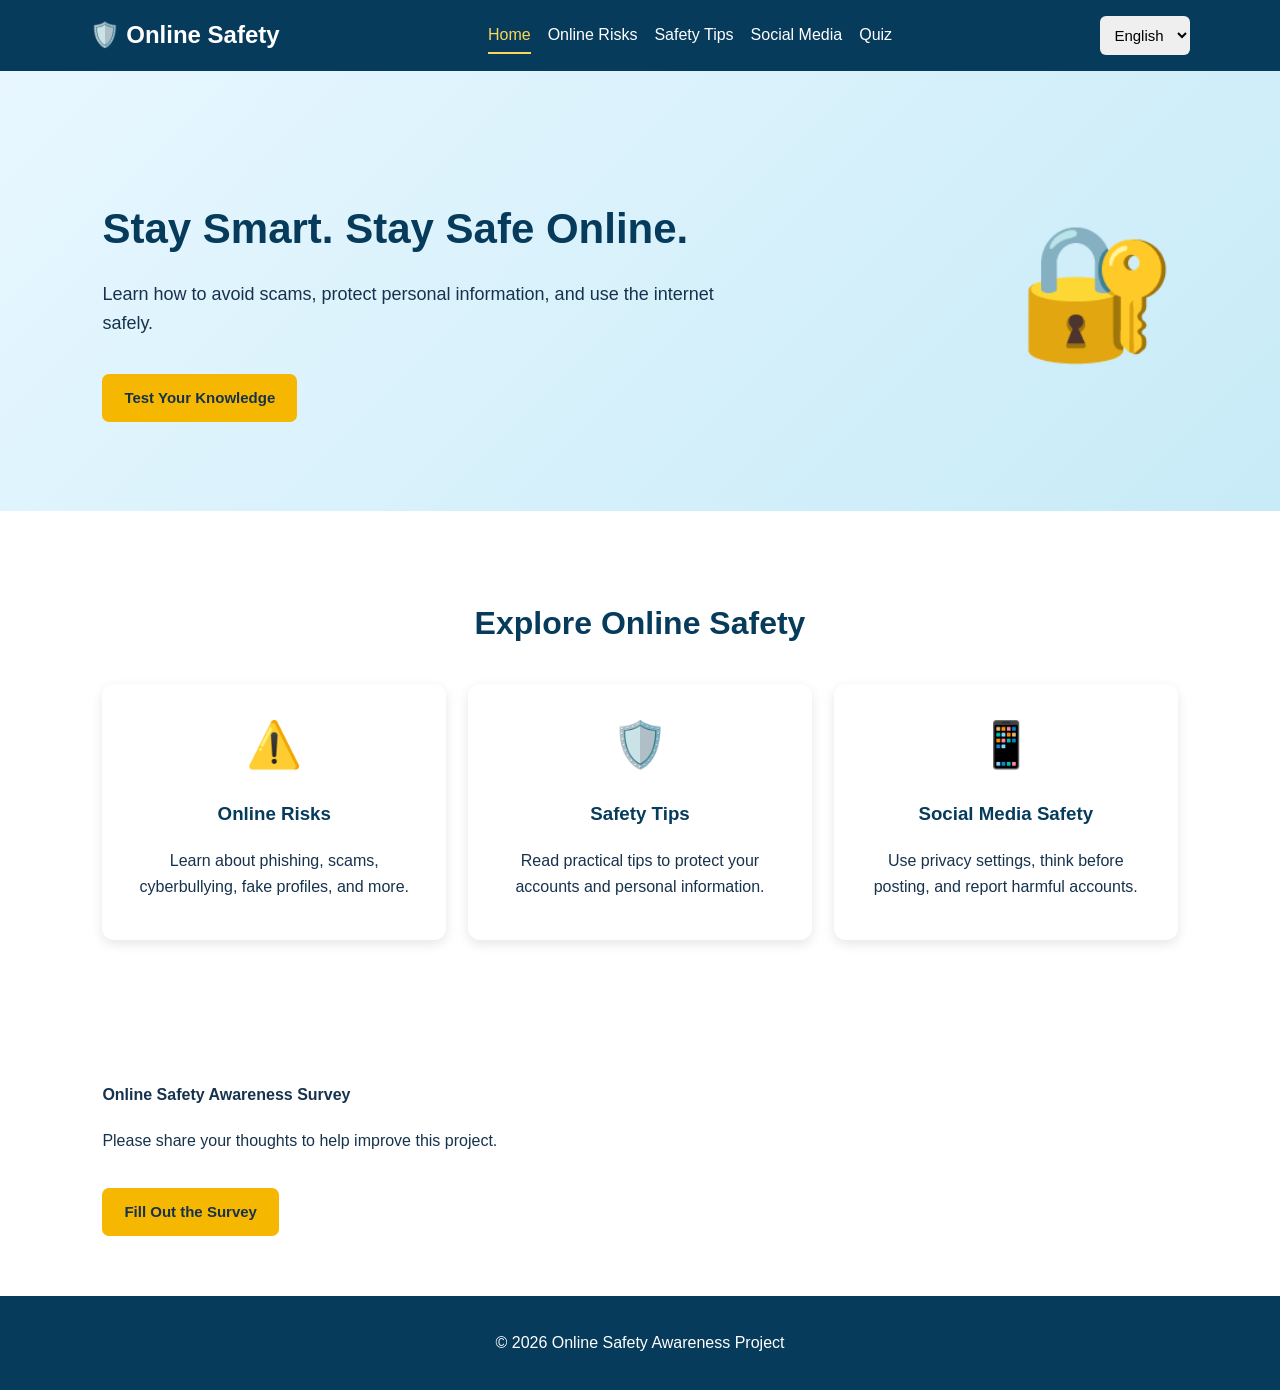
<file: index.html>
<!DOCTYPE html>
<html lang="en">
<head>
  <meta charset="UTF-8">
  <meta name="viewport" content="width=device-width, initial-scale=1.0">
  <title>Online Safety Awareness</title>
  <link rel="stylesheet" href="style.css">
</head>
<body>
  <header>
    <div class="logo">🛡️ Online Safety</div>
    <nav>
      <a href="index.html" class="active" data-en="Home" data-hi="होम" data-mr="मुख्यपृष्ठ">Home</a>
      <a href="risks.html" data-en="Online Risks" data-hi="ऑनलाइन जोखिम" data-mr="ऑनलाइन धोके">Online Risks</a>
      <a href="tips.html" data-en="Safety Tips" data-hi="सुरक्षा सुझाव" data-mr="सुरक्षा टिप्स">Safety Tips</a>
      <a href="social.html" data-en="Social Media" data-hi="सोशल मीडिया" data-mr="सोशल मीडिया">Social Media</a>
      <a href="quiz.html" data-en="Quiz" data-hi="क्विज़" data-mr="क्विझ">Quiz</a>
    </nav>
    <select id="languageSelect">
      <option value="en">English</option>
      <option value="hi">हिंदी</option>
      <option value="mr">मराठी</option>
    </select>
  </header>

  <main>
    <section class="hero">
      <div>
        <h1 data-en="Stay Smart. Stay Safe Online."
            data-hi="स्मार्ट बनें। ऑनलाइन सुरक्षित रहें।"
            data-mr="स्मार्ट रहा. ऑनलाइन सुरक्षित रहा.">
          Stay Smart. Stay Safe Online.
        </h1>

        <p data-en="Learn how to avoid scams, protect personal information, and use the internet safely."
           data-hi="घोटालों से बचना, व्यक्तिगत जानकारी की रक्षा करना और इंटरनेट का सुरक्षित उपयोग करना सीखें।"
           data-mr="फसवणूक टाळणे, वैयक्तिक माहितीचे संरक्षण करणे आणि इंटरनेट सुरक्षितपणे वापरणे शिका.">
          Learn how to avoid scams, protect personal information, and use the internet safely.
        </p>

        <a href="quiz.html" class="button"
           data-en="Test Your Knowledge"
           data-hi="अपना ज्ञान जांचें"
           data-mr="तुमचे ज्ञान तपासा">
          Test Your Knowledge
        </a>
      </div>

      <div class="hero-icon">🔐</div>
    </section>

    <section>
      <h2 data-en="Explore Online Safety" data-hi="ऑनलाइन सुरक्षा जानें" data-mr="ऑनलाइन सुरक्षा जाणून घ्या">
        Explore Online Safety
      </h2>

      <div class="card-grid">
        <a class="card link-card" href="risks.html">
          <div class="emoji">⚠️</div>
          <h3 data-en="Online Risks" data-hi="ऑनलाइन जोखिम" data-mr="ऑनलाइन धोके">Online Risks</h3>
          <p data-en="Learn about phishing, scams, cyberbullying, fake profiles, and more."
             data-hi="फ़िशिंग, घोटाले, साइबर बुलिंग, नकली प्रोफाइल और अन्य के बारे में जानें।"
             data-mr="फिशिंग, फसवणूक, सायबर बुलिंग, बनावट प्रोफाइल आणि इतर गोष्टी जाणून घ्या.">
            Learn about phishing, scams, cyberbullying, fake profiles, and more.
          </p>
        </a>

        <a class="card link-card" href="tips.html">
          <div class="emoji">🛡️</div>
          <h3 data-en="Safety Tips" data-hi="सुरक्षा सुझाव" data-mr="सुरक्षा टिप्स">Safety Tips</h3>
          <p data-en="Read practical tips to protect your accounts and personal information."
             data-hi="अपने अकाउंट और व्यक्तिगत जानकारी को सुरक्षित रखने के सुझाव पढ़ें।"
             data-mr="तुमचे खाते आणि वैयक्तिक माहिती सुरक्षित ठेवण्यासाठी टिप्स वाचा.">
            Read practical tips to protect your accounts and personal information.
          </p>
        </a>

        <a class="card link-card" href="social.html">
          <div class="emoji">📱</div>
          <h3 data-en="Social Media Safety" data-hi="सोशल मीडिया सुरक्षा" data-mr="सोशल मीडिया सुरक्षा">Social Media Safety</h3>
          <p data-en="Use privacy settings, think before posting, and report harmful accounts."
             data-hi="प्राइवेसी सेटिंग्स का उपयोग करें, पोस्ट करने से पहले सोचें और हानिकारक अकाउंट रिपोर्ट करें।"
             data-mr="गोपनीयता सेटिंग्ज वापरा, पोस्ट करण्यापूर्वी विचार करा आणि हानिकारक खाती रिपोर्ट करा.">
            Use privacy settings, think before posting, and report harmful accounts.
          </p>
        </a>
      </div>
    </section>
<section class="survey-banner">
  <div>
    <h4>Online Safety Awareness Survey</h4>
    <p>Please share your thoughts to help improve this project.</p>
    <a class="button" href="https://docs.google.com/forms/d/e/1FAIpQLSdi1n6m7sT1xyFpBTgMGcxBn4WY4Krx_MkiAaSdWqhLfBEpHg/viewform?usp=preview" target="_blank">
      Fill Out the Survey
    </a>
  </div>
</section>
  </main>

  <footer>
    <p data-en="© 2026 Online Safety Awareness Project"
       data-hi="© 2026 ऑनलाइन सुरक्षा जागरूकता परियोजना"
       data-mr="© 2026 ऑनलाइन सुरक्षा जागरूकता प्रकल्प">
      © 2026 Online Safety Awareness Project
    </p>
  </footer>

  <script src="script.js"></script>
</body>
</html>
</file>
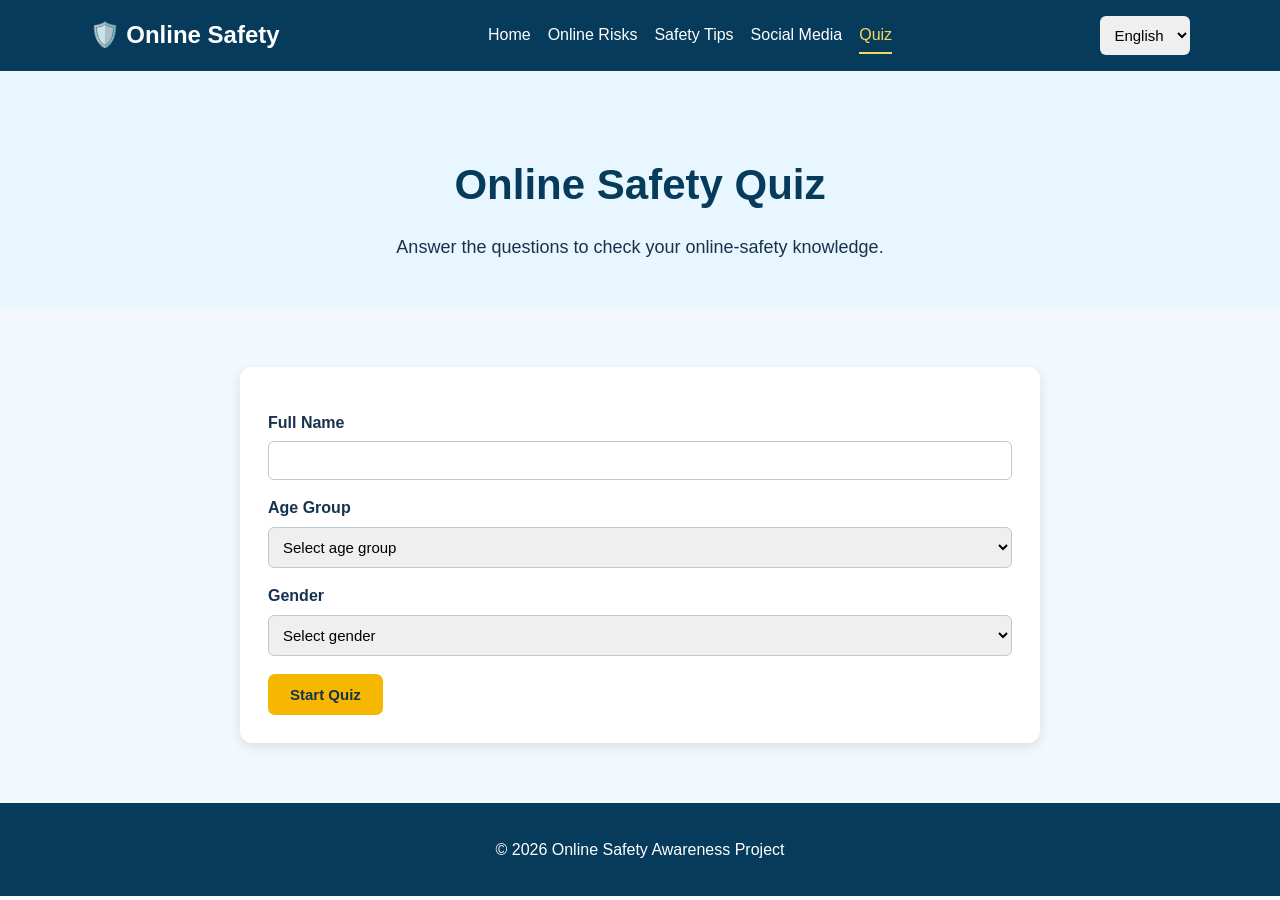
<file: quiz.html>
<!DOCTYPE html>
<html lang="en">
<head>
  <meta charset="UTF-8">
  <meta name="viewport" content="width=device-width, initial-scale=1.0">
  <title>Quiz | Online Safety</title>
  <link rel="stylesheet" href="style.css">
</head>
<body>
  <header>
    <div class="logo">🛡️ Online Safety</div>
    <nav>
      <a href="index.html" data-en="Home" data-hi="होम" data-mr="मुख्यपृष्ठ">Home</a>
      <a href="risks.html" data-en="Online Risks" data-hi="ऑनलाइन जोखिम" data-mr="ऑनलाइन धोके">Online Risks</a>
      <a href="tips.html" data-en="Safety Tips" data-hi="सुरक्षा सुझाव" data-mr="सुरक्षा टिप्स">Safety Tips</a>
      <a href="social.html" data-en="Social Media" data-hi="सोशल मीडिया" data-mr="सोशल मीडिया">Social Media</a>
      <a href="quiz.html" class="active" data-en="Quiz" data-hi="क्विज़" data-mr="क्विझ">Quiz</a>
    </nav>
    <select id="languageSelect">
      <option value="en">English</option>
      <option value="hi">हिंदी</option>
      <option value="mr">मराठी</option>
    </select>
  </header>

  <main>
    <section class="page-title">
      <h1 data-en="Online Safety Quiz" data-hi="ऑनलाइन सुरक्षा क्विज़" data-mr="ऑनलाइन सुरक्षा क्विझ">
        Online Safety Quiz
      </h1>
      <p data-en="Answer the questions to check your online-safety knowledge."
         data-hi="अपने ऑनलाइन सुरक्षा ज्ञान को जांचने के लिए प्रश्नों के उत्तर दें।"
         data-mr="तुमचे ऑनलाइन सुरक्षा ज्ञान तपासण्यासाठी प्रश्नांची उत्तरे द्या.">
        Answer the questions to check your online-safety knowledge.
      </p>
    </section>

    <section class="light-section">
      <form id="studentForm" class="quiz-box">
        <label for="studentName" data-en="Full Name" data-hi="पूरा नाम" data-mr="पूर्ण नाव">Full Name</label>
        <input type="text" id="studentName" required>

        <label for="studentAgeGroup" data-en="Age Group" data-hi="आयु वर्ग" data-mr="वयोगट">Age Group</label>
        <select id="studentAgeGroup" required>
          <option value="">Select age group</option>
          <option value="Children">Children: Under 13</option>
          <option value="Teen">Teen: 13 to 17</option>
          <option value="Adult">Adult: 18 and above</option>
        </select>

        <label for="studentGender" data-en="Gender" data-hi="लिंग" data-mr="लिंग">Gender</label>
        <select id="studentGender" required>
          <option value="">Select gender</option>
          <option value="Female">Female</option>
          <option value="Male">Male</option>
          <option value="Other">Other / Prefer not to say</option>
        </select>

        <button class="button" type="submit"
                data-en="Start Quiz" data-hi="क्विज़ शुरू करें" data-mr="क्विझ सुरू करा">
          Start Quiz
        </button>
      </form>

      <form id="quizForm" class="quiz-box hidden">
        <div id="questionsArea"></div>
        <button class="button" type="submit"
                data-en="Submit Quiz" data-hi="क्विज़ जमा करें" data-mr="क्विझ सबमिट करा">
          Submit Quiz
        </button>
      </form>

      <div id="quizResult" class="quiz-result hidden">
        <p id="scoreMessage"></p>
        <p data-en="Your result has been saved privately for this project."
           data-hi="आपका परिणाम इस प्रोजेक्ट के लिए निजी रूप से सेव कर दिया गया है।"
           data-mr="तुमचा निकाल या प्रकल्पासाठी खाजगीरित्या जतन केला गेला आहे.">
          Your result has been saved privately for this project.
        </p>
      </div>
    </section>
  </main>

  <footer><p>© 2026 Online Safety Awareness Project</p></footer>
  <script src="script.js"></script>
</body>
</html>
</file>
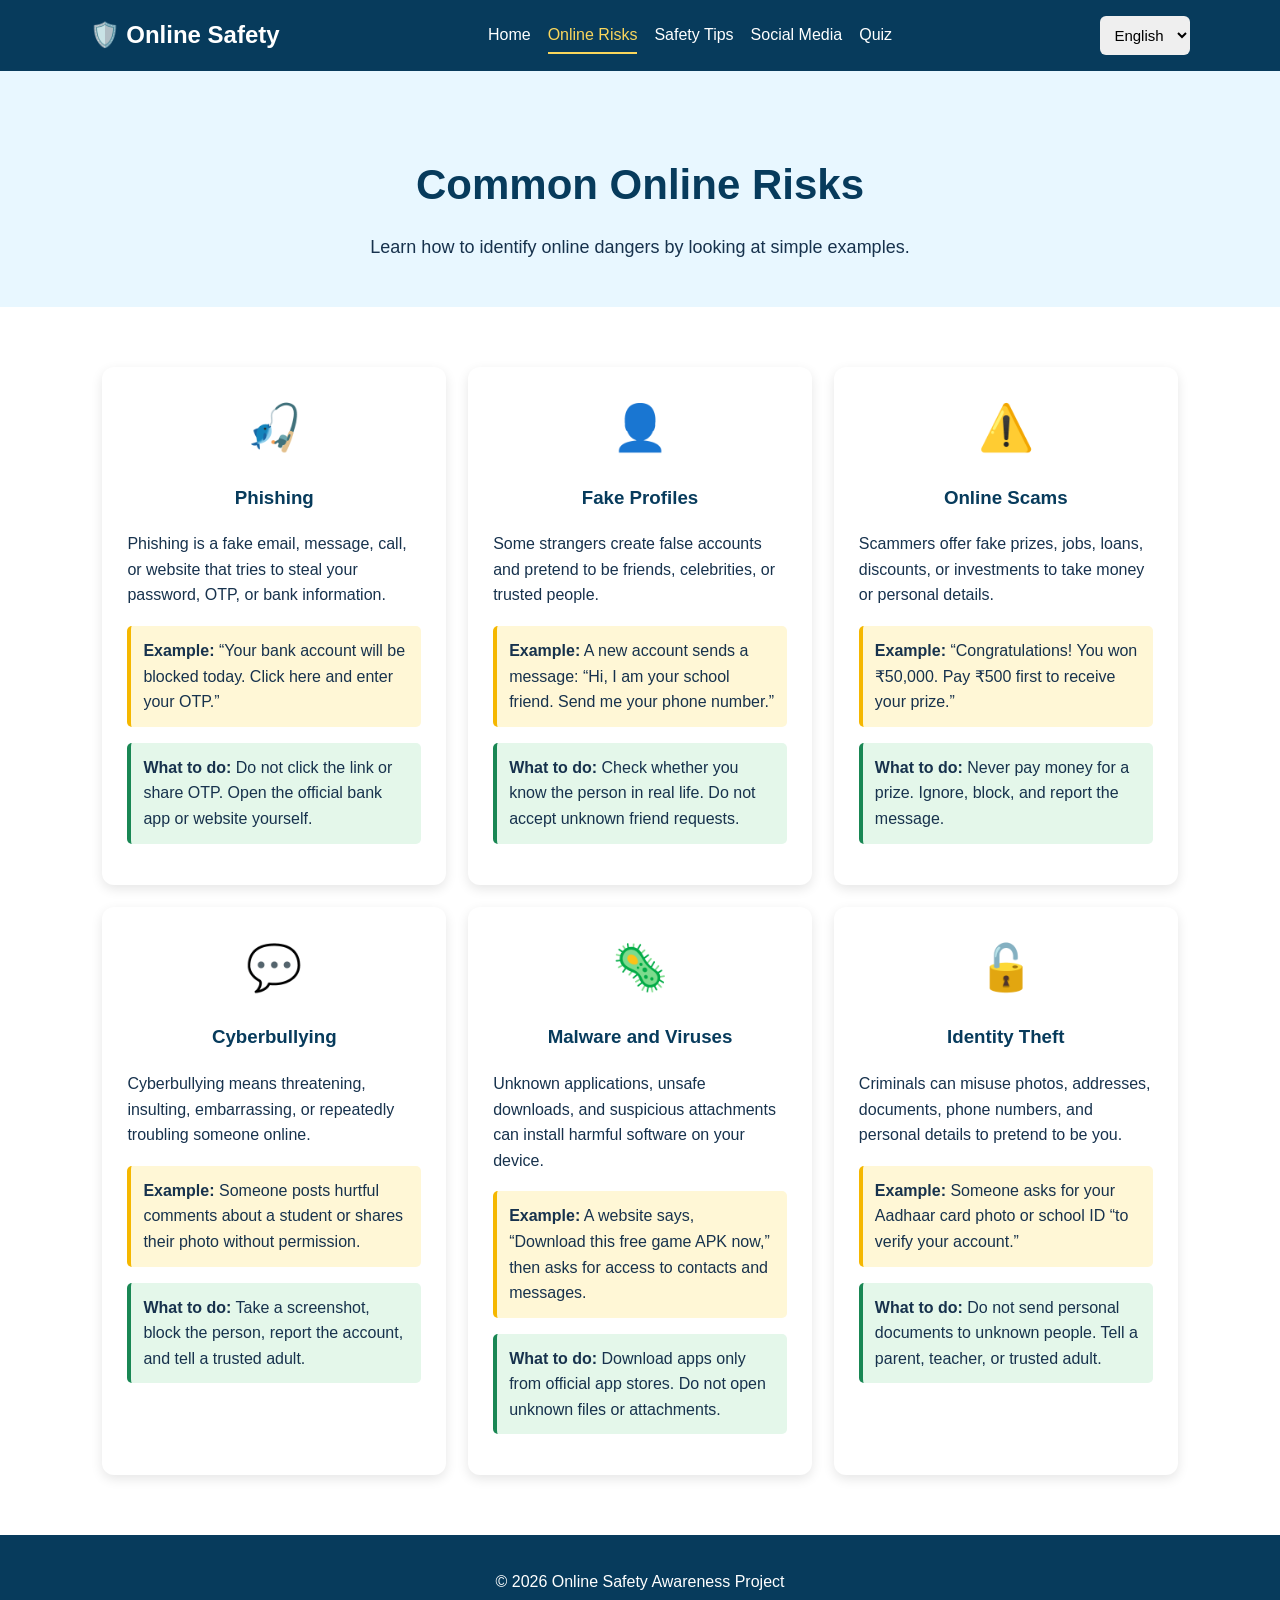
<file: risks.html>
<!DOCTYPE html>
<html lang="en">
<head>
  <meta charset="UTF-8">
  <meta name="viewport" content="width=device-width, initial-scale=1.0">
  <title>Online Risks | Online Safety</title>
  <link rel="stylesheet" href="style.css">
</head>

<body>
  <header>
    <div class="logo">🛡️ Online Safety</div>

    <nav>
      <a href="index.html" data-en="Home" data-hi="होम" data-mr="मुख्यपृष्ठ">Home</a>
      <a href="risks.html" class="active" data-en="Online Risks" data-hi="ऑनलाइन जोखिम" data-mr="ऑनलाइन धोके">Online Risks</a>
      <a href="tips.html" data-en="Safety Tips" data-hi="सुरक्षा सुझाव" data-mr="सुरक्षा टिप्स">Safety Tips</a>
      <a href="social.html" data-en="Social Media" data-hi="सोशल मीडिया" data-mr="सोशल मीडिया">Social Media</a>
      <a href="quiz.html" data-en="Quiz" data-hi="क्विज़" data-mr="क्विझ">Quiz</a>
    </nav>

    <select id="languageSelect">
      <option value="en">English</option>
      <option value="hi">हिंदी</option>
      <option value="mr">मराठी</option>
    </select>
  </header>

  <main>
    <section class="page-title">
      <h1>Common Online Risks</h1>
      <p>Learn how to identify online dangers by looking at simple examples.</p>
    </section>

    <section>
      <div class="card-grid">
        <article class="card risk-card">
          <div class="emoji">🎣</div>
          <h3>Phishing</h3>

          <p>Phishing is a fake email, message, call, or website that tries to steal your password, OTP, or bank information.</p>

          <p class="example"><strong>Example:</strong> “Your bank account will be blocked today. Click here and enter your OTP.”</p>

          <p class="safe-action"><strong>What to do:</strong> Do not click the link or share OTP. Open the official bank app or website yourself.</p>
        </article>

        <article class="card risk-card">
          <div class="emoji">👤</div>
          <h3>Fake Profiles</h3>

          <p>Some strangers create false accounts and pretend to be friends, celebrities, or trusted people.</p>

          <p class="example"><strong>Example:</strong> A new account sends a message: “Hi, I am your school friend. Send me your phone number.”</p>

          <p class="safe-action"><strong>What to do:</strong> Check whether you know the person in real life. Do not accept unknown friend requests.</p>
        </article>

        <article class="card risk-card">
          <div class="emoji">⚠️</div>
          <h3>Online Scams</h3>

          <p>Scammers offer fake prizes, jobs, loans, discounts, or investments to take money or personal details.</p>

          <p class="example"><strong>Example:</strong> “Congratulations! You won ₹50,000. Pay ₹500 first to receive your prize.”</p>

          <p class="safe-action"><strong>What to do:</strong> Never pay money for a prize. Ignore, block, and report the message.</p>
        </article>

        <article class="card risk-card">
          <div class="emoji">💬</div>
          <h3>Cyberbullying</h3>

          <p>Cyberbullying means threatening, insulting, embarrassing, or repeatedly troubling someone online.</p>

          <p class="example"><strong>Example:</strong> Someone posts hurtful comments about a student or shares their photo without permission.</p>

          <p class="safe-action"><strong>What to do:</strong> Take a screenshot, block the person, report the account, and tell a trusted adult.</p>
        </article>

        <article class="card risk-card">
          <div class="emoji">🦠</div>
          <h3>Malware and Viruses</h3>

          <p>Unknown applications, unsafe downloads, and suspicious attachments can install harmful software on your device.</p>

          <p class="example"><strong>Example:</strong> A website says, “Download this free game APK now,” then asks for access to contacts and messages.</p>

          <p class="safe-action"><strong>What to do:</strong> Download apps only from official app stores. Do not open unknown files or attachments.</p>
        </article>

        <article class="card risk-card">
          <div class="emoji">🔓</div>
          <h3>Identity Theft</h3>

          <p>Criminals can misuse photos, addresses, documents, phone numbers, and personal details to pretend to be you.</p>

          <p class="example"><strong>Example:</strong> Someone asks for your Aadhaar card photo or school ID “to verify your account.”</p>

          <p class="safe-action"><strong>What to do:</strong> Do not send personal documents to unknown people. Tell a parent, teacher, or trusted adult.</p>
        </article>
      </div>
    </section>
  </main>

  <footer>
    <p>© 2026 Online Safety Awareness Project</p>
  </footer>

  <script src="script.js"></script>
</body>
</html>
</file>
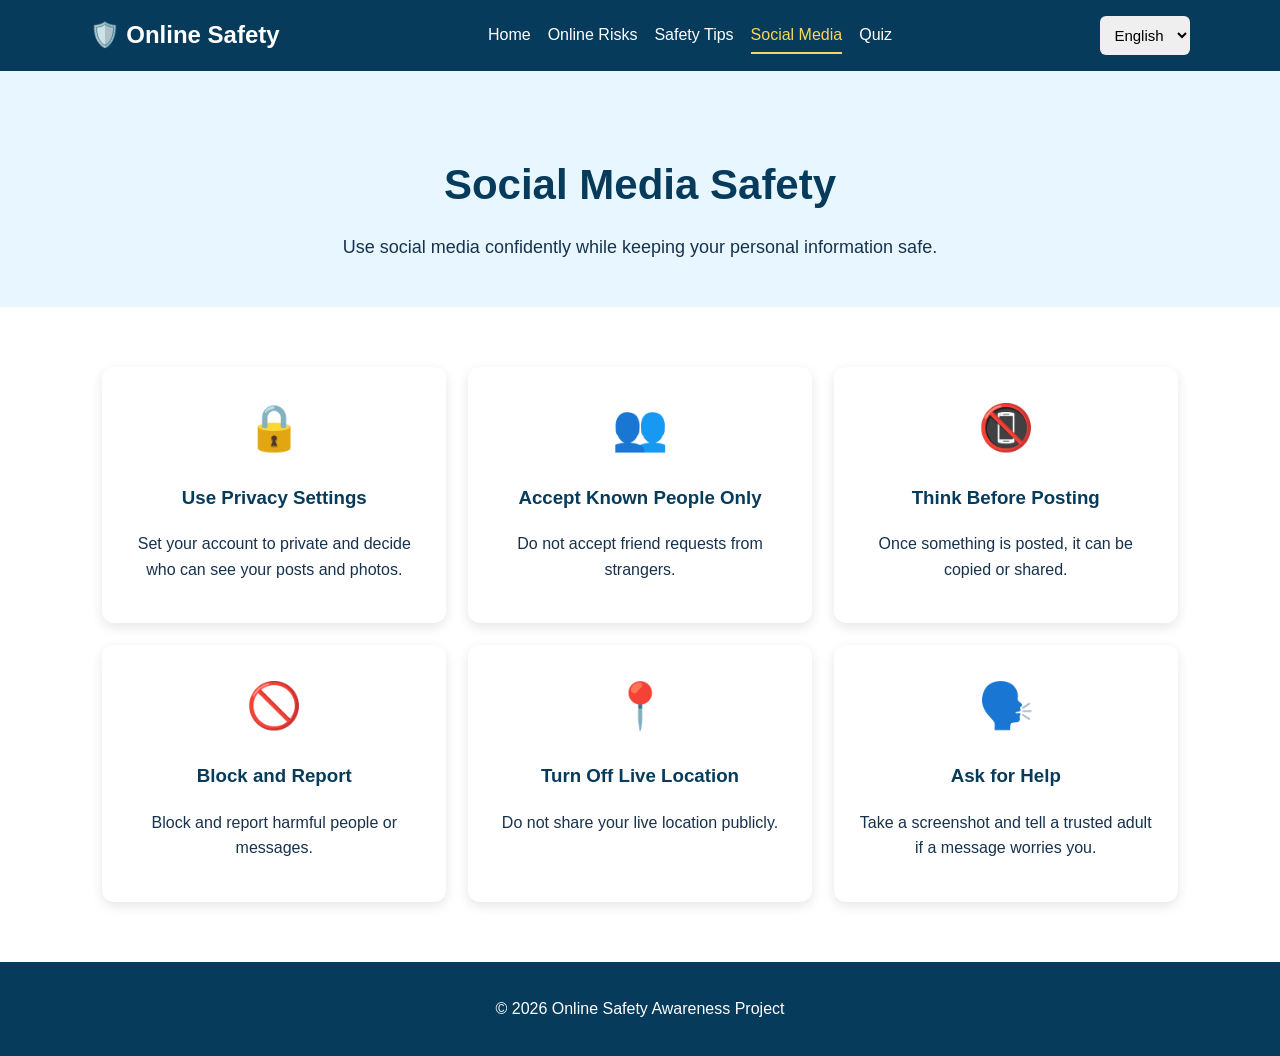
<file: social.html>
<!DOCTYPE html>
<html lang="en">
<head>
  <meta charset="UTF-8">
  <meta name="viewport" content="width=device-width, initial-scale=1.0">
  <title>Social Media Safety | Online Safety</title>
  <link rel="stylesheet" href="style.css">
</head>
<body>
  <header>
    <div class="logo">🛡️ Online Safety</div>
    <nav>
      <a href="index.html" data-en="Home" data-hi="होम" data-mr="मुख्यपृष्ठ">Home</a>
      <a href="risks.html" data-en="Online Risks" data-hi="ऑनलाइन जोखिम" data-mr="ऑनलाइन धोके">Online Risks</a>
      <a href="tips.html" data-en="Safety Tips" data-hi="सुरक्षा सुझाव" data-mr="सुरक्षा टिप्स">Safety Tips</a>
      <a href="social.html" class="active" data-en="Social Media" data-hi="सोशल मीडिया" data-mr="सोशल मीडिया">Social Media</a>
      <a href="quiz.html" data-en="Quiz" data-hi="क्विज़" data-mr="क्विझ">Quiz</a>
    </nav>
    <select id="languageSelect">
      <option value="en">English</option>
      <option value="hi">हिंदी</option>
      <option value="mr">मराठी</option>
    </select>
  </header>

  <main>
    <section class="page-title">
      <h1 data-en="Social Media Safety" data-hi="सोशल मीडिया सुरक्षा" data-mr="सोशल मीडिया सुरक्षा">
        Social Media Safety
      </h1>
      <p data-en="Use social media confidently while keeping your personal information safe."
         data-hi="अपनी व्यक्तिगत जानकारी को सुरक्षित रखते हुए सोशल मीडिया का आत्मविश्वास से उपयोग करें।"
         data-mr="तुमची वैयक्तिक माहिती सुरक्षित ठेवून सोशल मीडिया आत्मविश्वासाने वापरा.">
        Use social media confidently while keeping your personal information safe.
      </p>
    </section>

    <section>
      <div class="card-grid">
        <article class="card">
          <div class="emoji">🔒</div>
          <h3 data-en="Use Privacy Settings" data-hi="प्राइवेसी सेटिंग्स उपयोग करें" data-mr="गोपनीयता सेटिंग्ज वापरा">Use Privacy Settings</h3>
          <p data-en="Set your account to private. Decide who can view your posts, photos, stories, and friend list."
             data-hi="अपना अकाउंट प्राइवेट रखें। तय करें कि आपकी पोस्ट, फोटो, स्टोरी और फ्रेंड लिस्ट कौन देख सकता है।"
             data-mr="तुमचे खाते खाजगी ठेवा. तुमच्या पोस्ट, फोटो, स्टोरी आणि मित्र यादी कोण पाहू शकते ते ठरवा.">
            Set your account to private and decide who can see your posts and photos.
          </p>
        </article>

        <article class="card">
          <div class="emoji">👥</div>
          <h3 data-en="Accept Known People Only" data-hi="केवल परिचित लोगों को स्वीकार करें" data-mr="फक्त ओळखीच्या लोकांनाच स्वीकारा">Accept Known People Only</h3>
          <p data-en="Do not accept friend requests from strangers. Fake accounts can use copied photos and false names."
             data-hi="अजनबियों की फ्रेंड रिक्वेस्ट स्वीकार न करें। नकली अकाउंट कॉपी किए फोटो और झूठे नाम इस्तेमाल कर सकते हैं।"
             data-mr="अनोळखी व्यक्तींच्या फ्रेंड रिक्वेस्ट स्वीकारू नका. बनावट खाती कॉपी केलेले फोटो आणि खोटी नावे वापरू शकतात.">
            Do not accept friend requests from strangers.
          </p>
        </article>

        <article class="card">
          <div class="emoji">📵</div>
          <h3 data-en="Think Before Posting" data-hi="पोस्ट करने से पहले सोचें" data-mr="पोस्ट करण्यापूर्वी विचार करा">Think Before Posting</h3>
          <p data-en="Once something is posted, it can be copied or shared. Never post personal documents, location, or private photos."
             data-hi="एक बार पोस्ट करने के बाद चीजें कॉपी या साझा हो सकती हैं। निजी दस्तावेज, लोकेशन या निजी फोटो पोस्ट न करें।"
             data-mr="एकदा पोस्ट केल्यावर ती कॉपी किंवा शेअर होऊ शकते. वैयक्तिक कागदपत्रे, लोकेशन किंवा खाजगी फोटो पोस्ट करू नका.">
            Once something is posted, it can be copied or shared.
          </p>
        </article>

        <article class="card">
          <div class="emoji">🚫</div>
          <h3 data-en="Block and Report" data-hi="ब्लॉक और रिपोर्ट करें" data-mr="ब्लॉक आणि रिपोर्ट करा">Block and Report</h3>
          <p data-en="Block and report people who threaten, bully, scam, or send inappropriate messages."
             data-hi="धमकाने, परेशान करने, घोटाला करने या अनुचित संदेश भेजने वाले लोगों को ब्लॉक और रिपोर्ट करें।"
             data-mr="धमकावणाऱ्या, त्रास देणाऱ्या, फसवणूक करणाऱ्या किंवा अयोग्य संदेश पाठवणाऱ्या लोकांना ब्लॉक आणि रिपोर्ट करा.">
            Block and report harmful people or messages.
          </p>
        </article>

        <article class="card">
          <div class="emoji">📍</div>
          <h3 data-en="Turn Off Live Location" data-hi="लाइव लोकेशन बंद करें" data-mr="लाईव्ह लोकेशन बंद करा">Turn Off Live Location</h3>
          <p data-en="Do not share your live location publicly. Share it only with trusted family when truly necessary."
             data-hi="अपनी लाइव लोकेशन सार्वजनिक रूप से साझा न करें। जरूरत होने पर केवल भरोसेमंद परिवार के साथ साझा करें।"
             data-mr="तुमचे लाईव्ह लोकेशन सार्वजनिकरित्या शेअर करू नका. खरोखर गरज असल्यास फक्त विश्वासू कुटुंबासोबत शेअर करा.">
            Do not share your live location publicly.
          </p>
        </article>

        <article class="card">
          <div class="emoji">🗣️</div>
          <h3 data-en="Ask for Help" data-hi="मदद मांगें" data-mr="मदत घ्या">Ask for Help</h3>
          <p data-en="If an online message scares or worries you, take a screenshot and tell a trusted adult."
             data-hi="अगर कोई ऑनलाइन संदेश आपको डराए या परेशान करे, तो स्क्रीनशॉट लें और किसी भरोसेमंद बड़े व्यक्ति को बताएं।"
             data-mr="ऑनलाइन संदेशामुळे तुम्हाला भीती वाटली किंवा चिंता वाटली तर स्क्रीनशॉट घ्या आणि विश्वासू मोठ्या व्यक्तीला सांगा.">
            Take a screenshot and tell a trusted adult if a message worries you.
          </p>
        </article>
      </div>
    </section>
  </main>

  <footer><p>© 2026 Online Safety Awareness Project</p></footer>
  <script src="script.js"></script>
</body>
</html>
</file>
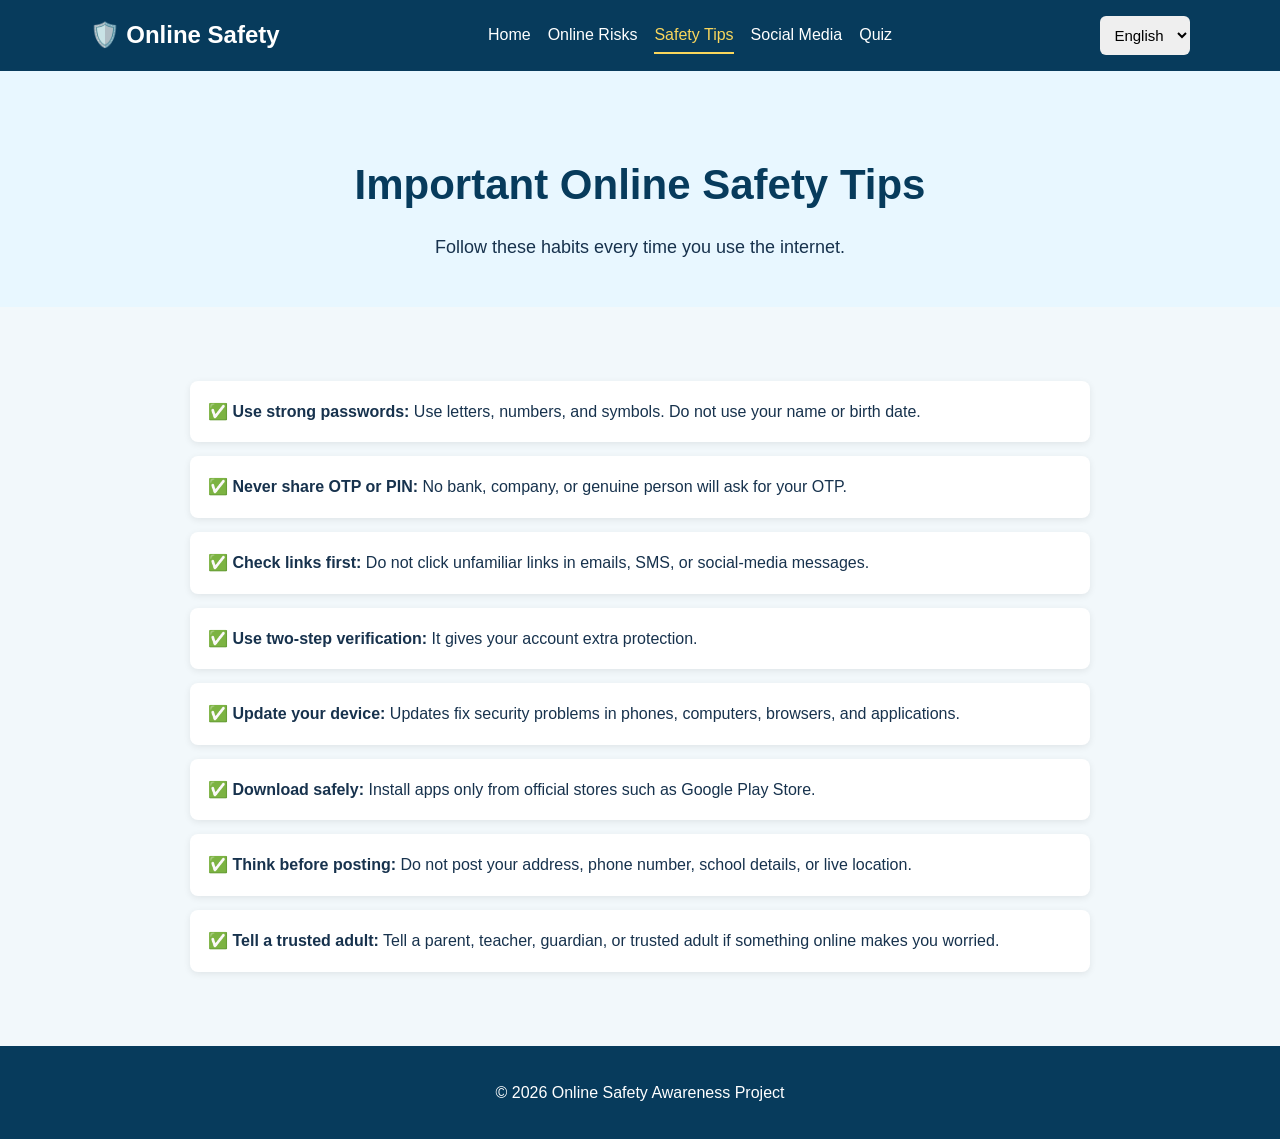
<file: tips.html>
<!DOCTYPE html>
<html lang="en">
<head>
  <meta charset="UTF-8">
  <meta name="viewport" content="width=device-width, initial-scale=1.0">
  <title>Safety Tips | Online Safety</title>
  <link rel="stylesheet" href="style.css">
</head>
<body>
  <header>
    <div class="logo">🛡️ Online Safety</div>
    <nav>
      <a href="index.html" data-en="Home" data-hi="होम" data-mr="मुख्यपृष्ठ">Home</a>
      <a href="risks.html" data-en="Online Risks" data-hi="ऑनलाइन जोखिम" data-mr="ऑनलाइन धोके">Online Risks</a>
      <a href="tips.html" class="active" data-en="Safety Tips" data-hi="सुरक्षा सुझाव" data-mr="सुरक्षा टिप्स">Safety Tips</a>
      <a href="social.html" data-en="Social Media" data-hi="सोशल मीडिया" data-mr="सोशल मीडिया">Social Media</a>
      <a href="quiz.html" data-en="Quiz" data-hi="क्विज़" data-mr="क्विझ">Quiz</a>
    </nav>
    <select id="languageSelect">
      <option value="en">English</option>
      <option value="hi">हिंदी</option>
      <option value="mr">मराठी</option>
    </select>
  </header>

  <main>
    <section class="page-title">
      <h1 data-en="Important Online Safety Tips" data-hi="महत्वपूर्ण ऑनलाइन सुरक्षा सुझाव" data-mr="महत्त्वाच्या ऑनलाइन सुरक्षा टिप्स">
        Important Online Safety Tips
      </h1>
      <p data-en="Follow these habits every time you use the internet."
         data-hi="इंटरनेट का उपयोग करते समय इन आदतों का पालन करें।"
         data-mr="इंटरनेट वापरताना या सवयी पाळा.">
        Follow these habits every time you use the internet.
      </p>
    </section>

    <section class="light-section">
      <div class="tips">
        <div>✅ <strong data-en="Use strong passwords:" data-hi="मजबूत पासवर्ड का उपयोग करें:" data-mr="मजबूत पासवर्ड वापरा:">Use strong passwords:</strong> <span data-en="Use letters, numbers, and symbols. Do not use your name or birth date." data-hi="अक्षर, नंबर और चिन्ह का उपयोग करें। अपना नाम या जन्मतिथि उपयोग न करें।" data-mr="अक्षरे, अंक आणि चिन्हे वापरा. तुमचे नाव किंवा जन्मतारीख वापरू नका.">Use letters, numbers, and symbols. Do not use your name or birth date.</span></div>

        <div>✅ <strong data-en="Never share OTP or PIN:" data-hi="OTP या PIN कभी साझा न करें:" data-mr="OTP किंवा PIN कधीही शेअर करू नका:">Never share OTP or PIN:</strong> <span data-en="No bank, company, or genuine person will ask for your OTP." data-hi="कोई बैंक, कंपनी या असली व्यक्ति आपका OTP नहीं मांगेगा।" data-mr="कोणतीही बँक, कंपनी किंवा खरी व्यक्ती तुमचा OTP मागणार नाही.">No bank, company, or genuine person will ask for your OTP.</span></div>

        <div>✅ <strong data-en="Check links first:" data-hi="पहले लिंक जांचें:" data-mr="आधी लिंक तपासा:">Check links first:</strong> <span data-en="Do not click unfamiliar links in emails, SMS, or social-media messages." data-hi="ईमेल, SMS या सोशल मीडिया संदेश में अनजान लिंक पर क्लिक न करें।" data-mr="ईमेल, SMS किंवा सोशल मीडिया संदेशातील अनोळखी लिंकवर क्लिक करू नका.">Do not click unfamiliar links in emails, SMS, or social-media messages.</span></div>

        <div>✅ <strong data-en="Use two-step verification:" data-hi="टू-स्टेप वेरिफिकेशन उपयोग करें:" data-mr="टू-स्टेप व्हेरिफिकेशन वापरा:">Use two-step verification:</strong> <span data-en="It gives your account extra protection." data-hi="यह आपके अकाउंट को अतिरिक्त सुरक्षा देता है।" data-mr="यामुळे तुमच्या खात्याला अतिरिक्त संरक्षण मिळते.">It gives your account extra protection.</span></div>

        <div>✅ <strong data-en="Update your device:" data-hi="अपने डिवाइस को अपडेट करें:" data-mr="तुमचे उपकरण अपडेट ठेवा:">Update your device:</strong> <span data-en="Updates fix security problems in phones, computers, browsers, and applications." data-hi="अपडेट फोन, कंप्यूटर, ब्राउज़र और ऐप की सुरक्षा समस्याओं को ठीक करते हैं।" data-mr="अपडेट फोन, संगणक, ब्राउझर आणि अॅप्समधील सुरक्षा समस्या दूर करतात.">Updates fix security problems in phones, computers, browsers, and applications.</span></div>

        <div>✅ <strong data-en="Download safely:" data-hi="सुरक्षित डाउनलोड करें:" data-mr="सुरक्षित डाउनलोड करा:">Download safely:</strong> <span data-en="Install apps only from official stores such as Google Play Store." data-hi="ऐप केवल आधिकारिक स्टोर जैसे Google Play Store से इंस्टॉल करें।" data-mr="अॅप्स फक्त Google Play Store सारख्या अधिकृत स्टोअरमधून इन्स्टॉल करा.">Install apps only from official stores such as Google Play Store.</span></div>

        <div>✅ <strong data-en="Think before posting:" data-hi="पोस्ट करने से पहले सोचें:" data-mr="पोस्ट करण्यापूर्वी विचार करा:">Think before posting:</strong> <span data-en="Do not post your address, phone number, school details, or live location." data-hi="अपना पता, फोन नंबर, स्कूल की जानकारी या लाइव लोकेशन पोस्ट न करें।" data-mr="तुमचा पत्ता, फोन नंबर, शाळेची माहिती किंवा लाईव्ह लोकेशन पोस्ट करू नका.">Do not post your address, phone number, school details, or live location.</span></div>

        <div>✅ <strong data-en="Tell a trusted adult:" data-hi="किसी भरोसेमंद बड़े व्यक्ति को बताएं:" data-mr="विश्वासू मोठ्या व्यक्तीला सांगा:">Tell a trusted adult:</strong> <span data-en="Tell a parent, teacher, guardian, or trusted adult if something online makes you worried." data-hi="अगर ऑनलाइन कुछ चिंता का कारण बने तो माता-पिता, शिक्षक या भरोसेमंद बड़े व्यक्ति को बताएं।" data-mr="ऑनलाइन काहीतरी चिंता वाटल्यास पालक, शिक्षक किंवा विश्वासू मोठ्या व्यक्तीला सांगा.">Tell a parent, teacher, guardian, or trusted adult if something online makes you worried.</span></div>
      </div>
    </section>
  </main>

  <footer><p>© 2026 Online Safety Awareness Project</p></footer>
  <script src="script.js"></script>
</body>
</html>
</file>
<file: style.css>
* {
  box-sizing: border-box;
}

html {
  scroll-behavior: smooth;
}

body {
  margin: 0;
  font-family: Arial, "Noto Sans Devanagari", sans-serif;
  color: #17324d;
  background: white;
  line-height: 1.6;
}

header {
  background: #073b5c;
  color: white;
  padding: 16px 7%;
  display: flex;
  align-items: center;
  justify-content: space-between;
  gap: 20px;
}

.logo {
  font-size: 24px;
  font-weight: bold;
  white-space: nowrap;
}

nav {
  display: flex;
  gap: 17px;
  flex-wrap: wrap;
  justify-content: center;
}

nav a {
  color: white;
  text-decoration: none;
  font-size: 16px;
  padding: 5px 0;
}

nav a:hover,
nav a.active {
  color: #f9d65c;
  border-bottom: 2px solid #f9d65c;
}

select,
input {
  padding: 10px;
  border: 1px solid #b9cbd6;
  border-radius: 6px;
  font-size: 15px;
}

header select {
  border: none;
}

section {
  padding: 60px 8%;
}

.hero {
  min-height: 440px;
  background: linear-gradient(135deg, #e8f7ff, #c7ebf7);
  display: flex;
  align-items: center;
  justify-content: space-between;
  gap: 30px;
}

.hero h1,
.page-title h1 {
  color: #073b5c;
  font-size: 42px;
  margin-bottom: 15px;
}

.hero p {
  max-width: 650px;
  font-size: 18px;
}

.hero-icon {
  font-size: 130px;
}

.page-title {
  text-align: center;
  background: #e8f7ff;
  padding: 45px 8%;
}

.page-title p {
  max-width: 750px;
  margin: auto;
  font-size: 18px;
}

h2 {
  color: #073b5c;
  font-size: 32px;
  margin-bottom: 35px;
  text-align: center;
}

.button {
  display: inline-block;
  margin-top: 18px;
  padding: 12px 22px;
  border: none;
  border-radius: 7px;
  background: #f5b700;
  color: #17324d;
  text-decoration: none;
  font-size: 15px;
  font-weight: bold;
  cursor: pointer;
}

.button:hover {
  background: #ffd54d;
}

.light-section {
  background: #f2f8fb;
}

.card-grid {
  display: grid;
  grid-template-columns: repeat(3, minmax(0, 1fr));
  gap: 22px;
}

.card {
  padding: 25px;
  background: white;
  border-radius: 12px;
  box-shadow: 0 4px 12px rgba(0, 0, 0, 0.10);
  text-align: center;
}

.link-card {
  color: #17324d;
  text-decoration: none;
  transition: transform 0.2s;
}

.link-card:hover {
  transform: translateY(-6px);
}

.card h3 {
  color: #073b5c;
}

.emoji {
  font-size: 45px;
}

.tips {
  max-width: 900px;
  margin: auto;
}

.tips div {
  margin: 14px 0;
  padding: 18px;
  background: white;
  border-radius: 8px;
  box-shadow: 0 2px 7px rgba(0, 0, 0, 0.08);
}

.quiz-box {
  max-width: 800px;
  margin: auto;
  padding: 28px;
  background: white;
  border-radius: 12px;
  box-shadow: 0 4px 12px rgba(0, 0, 0, 0.10);
}

.quiz-box > label {
  display: block;
  margin-top: 15px;
  font-weight: bold;
}

.quiz-box > input,
.quiz-box > select {
  width: 100%;
  margin-top: 6px;
}

.question {
  padding: 17px 0;
  border-bottom: 1px solid #d5e2e8;
}

.question p {
  font-weight: bold;
}

.question label {
  display: block;
  margin: 10px 0;
}

.question input {
  width: auto;
  margin-right: 8px;
}

.quiz-result {
  max-width: 800px;
  margin: auto;
  padding: 25px;
  background: #dff5e5;
  color: #145a32;
  border-radius: 12px;
  text-align: center;
  font-size: 18px;
}

.hidden {
  display: none;
}

footer {
  padding: 18px;
  background: #073b5c;
  color: white;
  text-align: center;
}

@media (max-width: 900px) {
  header {
    flex-direction: column;
  }

  .hero {
    flex-direction: column;
    text-align: center;
  }

  .hero h1,
  .page-title h1 {
    font-size: 34px;
  }

  .hero-icon {
    font-size: 90px;
  }

  .card-grid {
    grid-template-columns: 1fr;
  }
}

.risk-card {
  text-align: left;
}

.risk-card .emoji,
.risk-card h3 {
  text-align: center;
}

.example {
  margin-top: 18px;
  padding: 12px;
  border-left: 4px solid #f5b700;
  border-radius: 5px;
  background: #fff7d6;
}

.safe-action {
  padding: 12px;
  border-left: 4px solid #198754;
  border-radius: 5px;
  background: #e4f7ea;
}
</file>
